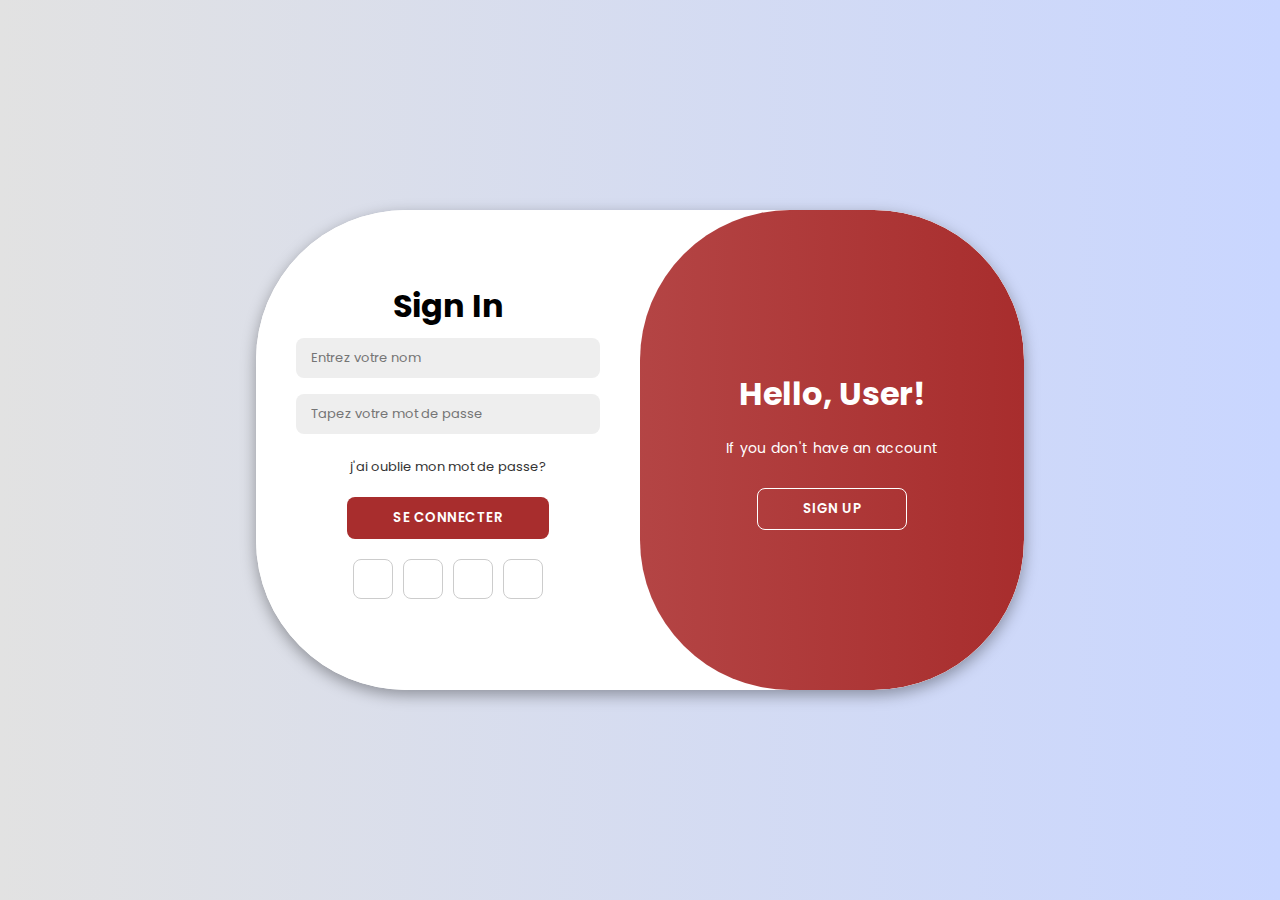
<file: livres/login/index.html>
<!DOCTYPE html>
<html lang="en">
  <head>
    <meta charset="UTF-8" />
    <meta name="viewport" content="width=device-width, initial-scale=1.0" />
    <link rel="stylesheet" href="style.css" />
    <link
      rel="stylesheet"
      href="https://cdnjs.cloudflare.com/ajax/libs/font-awesome/6.5.2/css/all.min.css"
      integrity="sha512-SnH5WK+bZxgPHs44uWIX+LLJAJ9/2PkPKZ5QiAj6Ta86w+fsb2TkcmfRyVX3pBnMFcV7oQPJkl9QevSCWr3W6A=="
      crossorigin="anonymous"
      referrerpolicy="no-referrer"
    />
    <link rel="preconnect" href="https://fonts.googleapis.com" />
    <link rel="preconnect" href="https://fonts.gstatic.com" crossorigin />
    <link
      href="https://fonts.googleapis.com/css2?family=Poppins:ital,wght@0,100;0,200;0,300;0,400;0,500;0,600;0,700;0,800;0,900;1,100;1,200;1,300;1,400;1,500;1,600;1,700;1,800;1,900&display=swap"
      rel="stylesheet"
    />
    <title>Login Page</title>
  </head>
  <body>
    <div class="container" id="container">
      <div class="sign-up">
        <form>
          <h1>Create Account</h1>
          <input type="text" placeholder="nom" />
          <input type="text" placeholder="prenom" />
          <input type="text" placeholder="Email" />
          <input type="password" placeholder="Mot de passe" />
          <input type="password" placeholder="confirmer le mot de passe" />
          <button>Sign Up</button>
          
    
        </form>
      </div>
      <div class="sign-in">
        <form>
          <h1>Sign In</h1>
          <input type="text" placeholder="Entrez votre nom" />
          <input type="password" placeholder="Tapez votre mot de passe" />
          <a href="controllerUserData.php">j'ai oublie mon mot de passe?</a>
          <button>Se connecter</button>
          <div class="icons">
            <a href="#" class="icon"><i class="fa-brands fa-facebook"></i></a>
            <a href="#" class="icon"><i class="fa-brands fa-instagram"></i></a>
            <a href="#" class="icon"><i class="fa-brands fa-google"></i></a>
            <a href="#" class="icon"><i class="fa-brands fa-github"></i></a>
          </div>
          
        </form>
      </div>
      <div class="toogle-container">
        <div class="toogle">
          <div class="toogle-panel toogle-left">
            <h1>Welcome User!</h1>
            <p>If you already have an account</p>
            <button class="hidden" id="login">Sign In</button>
          </div>
          <div class="toogle-panel toogle-right">
            <h1>Hello, User!</h1>
            <p>If you don't have an account</p>
            <button class="hidden" id="register">Sign Up</button>
          </div>
        </div>
      </div>
    </div>
    <script src="script.js"></script>
  </body>
</html>
</file>
<file: livres/login/style.css>
* {
    margin: 0;
    padding: 0;
    box-sizing: border-box;
    font-family: "Poppins", sans-serif;
  }
  
  body {
    background-color: #c9d6ff;
    background: linear-gradient(to right, #e2e2e2, #c9d6ff);
    display: flex;
    align-items: center;
    justify-content: center;
    flex-direction: column;
    height: 100vh;
  }
  
  .container {
    background-color: #fff;
    border-radius: 150px;
    box-shadow: 0 5px 15px rgba(0, 0, 0, 0.35);
    position: relative;
    overflow: hidden;
    width: 768px;
    max-width: 100%;
    min-height: 480px;
  }
  
  .container p {
    font-size: 14px;
    line-height: 20px;
    letter-spacing: 0.3px;
    margin: 20px 0;
  }
  
  
  .container a {
    color: #333;
    font-size: 13px;
    text-decoration: none;
    margin: 15px 0 10px;
  }
  .container button {
    background-color: #a82d2d;
    color: #fff;
    padding: 10px 45px;
    border: 1px solid transparent;
    border-radius: 8px;
    font-weight: 600;
    letter-spacing: 0.5px;
    text-transform: uppercase;
    margin-top: 10px;
    cursor: pointer;
  }
  
  .container button.hidden {
    background-color: transparent;
    border-color: #fff;
  }
  
  .container form {
    background-color: #fff;
    display: flex;
    align-items: center;
    justify-content: center;
    flex-direction: column;
    padding: 0 40px;
    height: 100%;
  }
  
  .container input {
    background-color: #eee;
    border: none;
    margin: 8px 0;
    padding: 10px 15px;
    font-size: 13px;
    border-radius: 8px;
    width: 100%;
    outline: none;
  }
  
  .sign-up, .sign-in {
    position: absolute;
    top: 0;
    height: 100%;
    transition: all 0.6s ease-in-out;
  }
  
  .sign-in {
    left: 0;
    width: 50%;
    z-index: 2;
  }
  
  .container.active .sign-in {
    transform: translateX(100%);
  }
  
  .sign-up {
    left: 0;
    width: 50%;
    z-index: 1;
    opacity: 0;
  }
  
  .container.active .sign-up {
    transform: translateX(100%);
    opacity: 1;
    z-index: 5;
    animation: move 0.6s;
  }
  
  @keyframes move {
    0%, 49.99%{
      opacity: 0;
      z-index: 1;
    }
     50%, 100%{
      opacity: 1;
      z-index: 5;
    }
  }
  
  .icons {
    margin: 20px 0;
  }
  
  .icons a {
    border: 1px solid #ccc;
    border-radius: 20%;
    display: inline-flex;
    justify-content: center;
    align-items: center;
    margin: 0 3px;
    width: 40px;
    height: 40px;
  }
  
  .toogle-container {
    position: absolute;
    top: 0;
    left: 50%;
    width: 50%;
    height: 100%;
    overflow: hidden;
    border-radius: 150px;
    z-index: 1000;
    transition: all 0.6s ease-in-out;
  }
  
  .container.active .toogle-container {
    transform: translateX(-100%);
    border-radius: 150px;
  }
  
  .toogle {
    background-color: #a82d2d;
    height: 100%;
    background: linear-gradient(to right, #c05c5c, #a82d2d);
    color: #fff;
    position: relative;
    left: -100%;
    width: 200%;
    transform: translateX(0);
    transition: all 0.6s ease-in-out;
  }
  
  .container.active .toogle {
    transform: translateX(50%);
  }
  
  .toogle-panel {
    position: absolute;
    width: 50%;
    height: 100%;
    display: flex;
    justify-content: center;
    align-items: center;
    flex-direction: column;
    padding: 0 30px;
    text-align: center;
    top: 0;
    transform: translateX(0);
    transition: all 0.6s ease-in-out;
  }
  
  .toogle-left {
    transform: translateX(-200%);
  }
  
  .container.active .toogle-left {
    transform: translateX(0);
  }
  
  .toogle-right {
    right: 0;
    transform: translateX(0);
  }
  
  .container.active .toogle-right {
    transform: translateX(200%);
  }
</file>
